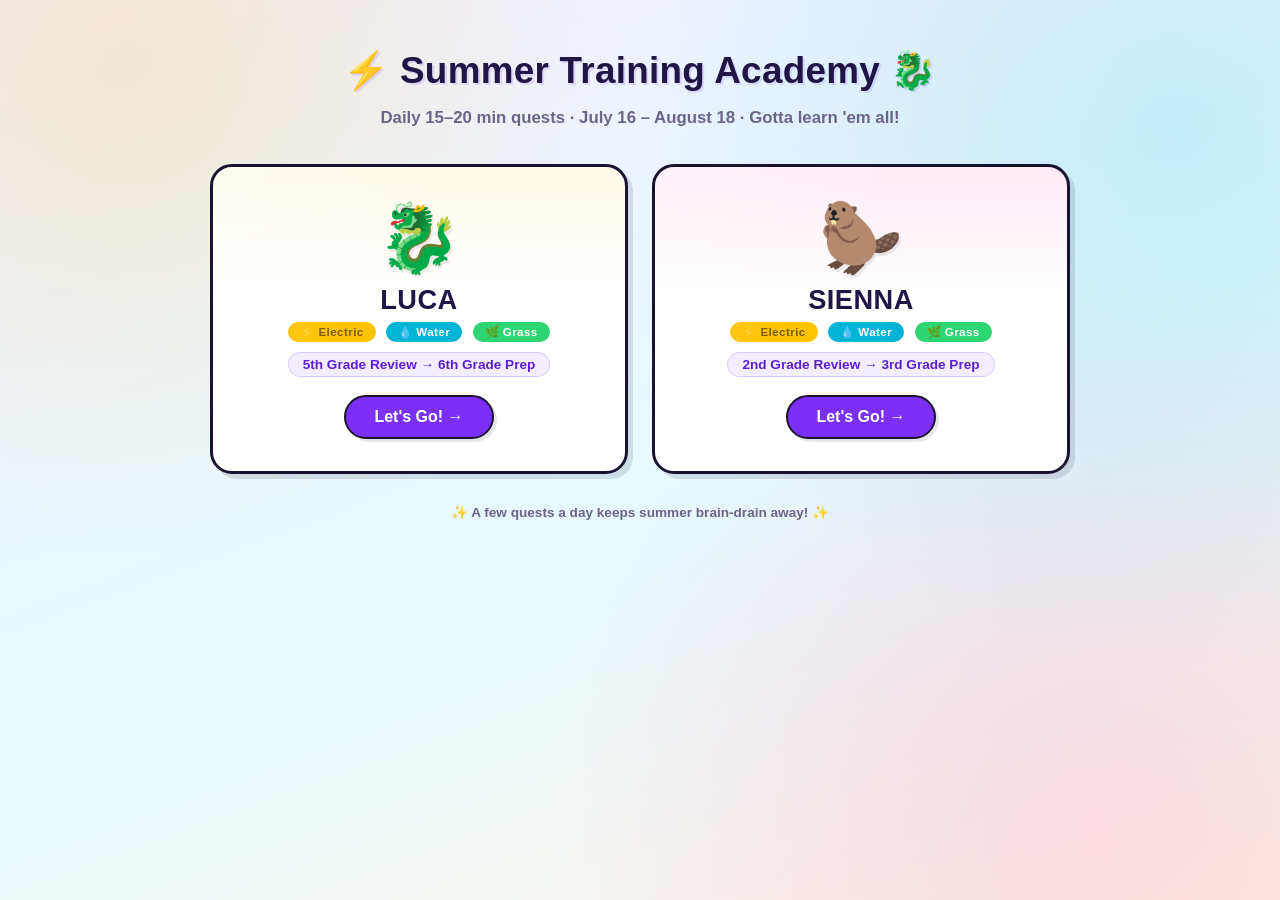
<file: index.html>
<!DOCTYPE html>
<html lang="en">
<head>
<meta charset="UTF-8">
<meta name="viewport" content="width=device-width, initial-scale=1.0">
<title>Summer Training Academy</title>
<link rel="apple-touch-icon" href="icons/icon-index.png">
<link rel="icon" href="icons/icon-index.png">
<link rel="stylesheet" href="styles.css">
</head>
<body>
<div class="wrap">
  <div class="hero">
    <h1>⚡ Summer Training Academy 🐉</h1>
    <p>Daily 15&ndash;20 min quests &middot; July 16 &ndash; August 18 &middot; Gotta learn 'em all!</p>
  </div>

  <div class="portal-grid">
    <a class="portal-card luca" href="student.html?who=luca">
      <span class="portal-avatar">🐉</span>
      <h2>LUCA</h2>
      <div>
        <span class="type-badge electric">⚡ Electric</span>
        <span class="type-badge water">💧 Water</span>
        <span class="type-badge grass">🌿 Grass</span>
      </div>
      <span class="grade-tag">5th Grade Review &rarr; 6th Grade Prep</span>
      <br>
      <span class="enter-btn">Let's Go! &rarr;</span>
    </a>

    <a class="portal-card sienna" href="student.html?who=sienna">
      <span class="portal-avatar">🦫</span>
      <h2>SIENNA</h2>
      <div>
        <span class="type-badge electric">⚡ Electric</span>
        <span class="type-badge water">💧 Water</span>
        <span class="type-badge grass">🌿 Grass</span>
      </div>
      <span class="grade-tag">2nd Grade Review &rarr; 3rd Grade Prep</span>
      <br>
      <span class="enter-btn">Let's Go! &rarr;</span>
    </a>
  </div>

  <footer class="nav-footer">
    <p style="color:#6b6488; font-size:0.85rem; font-weight:600;">✨ A few quests a day keeps summer brain-drain away! ✨</p>
  </footer>
</div>
</body>
</html>
</file>
<file: styles.css>
:root {
  --violet: #7B2FF7;
  --violet-dark: #5B1FD1;
  --rose: #FF3E9A;
  --ember: #FF5D3A;
  --volt: #FFC300;
  --volt-dark: #7A5A00;
  --aqua: #00B4D8;
  --leaf: #2ED573;
  --us: #2A4D9B;
  --mx: #C0392B;
  --ink: #1A1330;
  --bg: #F3EEFF;
  --card: #ffffff;
  --text: #201545;
  --text-light: #6b6488;
  --radius: 22px;
  --shadow: 5px 5px 0 rgba(26, 19, 48, 0.12);
  --shadow-sm: 3px 3px 0 rgba(26, 19, 48, 0.1);
}

* { box-sizing: border-box; }

body {
  margin: 0;
  font-family: -apple-system, "Avenir Next", "Segoe UI", Verdana, sans-serif;
  background:
    radial-gradient(circle at 10% 8%, rgba(255,195,0,0.16) 0%, transparent 35%),
    radial-gradient(circle at 92% 15%, rgba(0,180,216,0.16) 0%, transparent 38%),
    radial-gradient(circle at 85% 90%, rgba(255,62,154,0.14) 0%, transparent 40%),
    linear-gradient(160deg, #F3EEFF 0%, #E6F9FF 55%, #FFF3E6 100%);
  color: var(--text);
  min-height: 100vh;
}

.wrap {
  max-width: 900px;
  margin: 0 auto;
  padding: 24px 20px 60px;
}

/* ---------- Landing page ---------- */
.hero {
  text-align: center;
  margin: 20px 0 36px;
}
.hero h1 {
  font-size: 2.3rem;
  margin-bottom: 6px;
  letter-spacing: 0.3px;
  text-shadow: 2px 2px 0 rgba(123, 47, 247, 0.15);
}
.hero p {
  color: var(--text-light);
  font-size: 1.05rem;
  font-weight: 600;
}

.portal-grid {
  display: grid;
  grid-template-columns: 1fr 1fr;
  gap: 24px;
}
@media (max-width: 620px) {
  .portal-grid { grid-template-columns: 1fr; }
}

.portal-card {
  background: var(--card);
  border-radius: var(--radius);
  box-shadow: var(--shadow);
  padding: 32px 20px;
  text-align: center;
  text-decoration: none;
  color: var(--text);
  border: 3px solid var(--ink);
  transition: transform 0.15s ease, box-shadow 0.15s ease;
  display: block;
  position: relative;
  overflow: hidden;
}
.portal-card::before {
  content: "";
  position: absolute;
  top: -40%;
  left: -20%;
  width: 60%;
  height: 200%;
  background: linear-gradient(120deg, rgba(255,255,255,0.55), rgba(255,255,255,0) 60%);
  transform: rotate(15deg);
  pointer-events: none;
}
.portal-card:active { transform: scale(0.97) translateY(2px); box-shadow: var(--shadow-sm); }
.portal-card.luca { background: linear-gradient(180deg, #FFF9E9 0%, #ffffff 40%); }
.portal-card.sienna { background: linear-gradient(180deg, #FFEAF5 0%, #ffffff 40%); }

.type-badge {
  display: inline-block;
  font-size: 0.72rem;
  font-weight: 800;
  letter-spacing: 0.04em;
  padding: 3px 12px;
  border-radius: 999px;
  color: white;
  margin: 2px 3px;
}
.type-badge.electric { background: var(--volt); color: var(--volt-dark); }
.type-badge.water { background: var(--aqua); }
.type-badge.grass { background: var(--leaf); }
.type-badge.fire { background: var(--ember); }
.type-badge.mystic { background: var(--rose); }

.portal-avatar {
  font-size: 4.2rem;
  display: block;
  margin-bottom: 6px;
  filter: drop-shadow(2px 3px 0 rgba(0,0,0,0.08));
}
.portal-card h2 {
  margin: 6px 0 4px;
  font-size: 1.7rem;
  letter-spacing: 0.5px;
}
.portal-card .grade-tag {
  display: inline-block;
  background: var(--bg);
  color: var(--violet-dark);
  font-weight: 700;
  padding: 4px 14px;
  border-radius: 999px;
  font-size: 0.85rem;
  margin-top: 8px;
  border: 1px solid rgba(123,47,247,0.2);
}
.portal-card .enter-btn {
  margin-top: 18px;
  display: inline-block;
  background: var(--violet);
  color: white;
  font-weight: 800;
  padding: 11px 28px;
  border-radius: 999px;
  font-size: 1rem;
  border: 2px solid var(--ink);
  box-shadow: var(--shadow-sm);
}

/* ---------- Student portal (calendar) ---------- */
.top-bar {
  display: flex;
  align-items: center;
  justify-content: space-between;
  margin-bottom: 18px;
  flex-wrap: wrap;
  gap: 10px;
}
.top-bar .who {
  font-size: 1.5rem;
  font-weight: 800;
}
.back-link {
  color: var(--violet-dark);
  text-decoration: none;
  font-weight: 700;
}

.progress-banner {
  background: var(--card);
  border-radius: var(--radius);
  box-shadow: var(--shadow);
  border: 3px solid var(--ink);
  padding: 18px 22px;
  margin-bottom: 22px;
  display: flex;
  align-items: center;
  gap: 18px;
  flex-wrap: wrap;
}
.streak-badge {
  font-size: 2rem;
}
.progress-bar-track {
  flex: 1;
  min-width: 140px;
  background: var(--bg);
  border-radius: 999px;
  height: 16px;
  overflow: hidden;
  border: 2px solid var(--ink);
}
.progress-bar-fill {
  height: 100%;
  background: linear-gradient(90deg, var(--volt), var(--ember));
  border-radius: 999px;
  transition: width 0.3s ease;
}
.progress-text { font-size: 0.9rem; color: var(--text-light); white-space: nowrap; font-weight: 700; }
.rank-text { font-size: 0.78rem; color: var(--violet-dark); font-weight: 800; text-transform: uppercase; letter-spacing: 0.04em; }

.day-grid {
  display: grid;
  grid-template-columns: repeat(auto-fill, minmax(230px, 1fr));
  gap: 14px;
}

.day-group {
  background: var(--card);
  border-radius: 16px;
  box-shadow: var(--shadow-sm);
  padding: 12px;
  position: relative;
  border: 2.5px solid var(--ink);
}
.day-group.today { border-color: var(--volt); border-width: 3px; }
.day-group .day-num { font-size: 0.75rem; color: var(--text-light); font-weight: 700; }
.day-group .day-date { font-size: 0.7rem; color: var(--text-light); }
.day-group .group-head {
  display: flex;
  justify-content: space-between;
  align-items: baseline;
  margin-bottom: 8px;
}
.day-group.today-label::before {
  content: "TODAY";
  position: absolute;
  top: -11px;
  left: 10px;
  background: var(--volt);
  color: var(--volt-dark);
  font-size: 0.62rem;
  font-weight: 800;
  padding: 2px 8px;
  border-radius: 999px;
  border: 1.5px solid var(--ink);
}

.mini-lesson {
  display: flex;
  align-items: center;
  gap: 9px;
  text-decoration: none;
  color: var(--text);
  padding: 8px 10px;
  border-radius: 10px;
  margin-bottom: 6px;
  border-left: 5px solid transparent;
  background: var(--bg);
  transition: transform 0.1s ease;
}
.mini-lesson:last-child { margin-bottom: 0; }
.mini-lesson:active { transform: scale(0.97); }
.mini-lesson .mini-emoji { font-size: 1.3rem; flex-shrink: 0; }
.mini-lesson .mini-text { flex: 1; min-width: 0; }
.mini-lesson .mini-title {
  font-size: 0.78rem;
  font-weight: 700;
  line-height: 1.2;
  overflow: hidden;
  text-overflow: ellipsis;
  white-space: nowrap;
}
.mini-lesson .mini-sub { font-size: 0.63rem; color: var(--text-light); font-weight: 700; text-transform: uppercase; letter-spacing: 0.02em; }
.mini-lesson .mini-check { font-size: 1rem; flex-shrink: 0; }
.mini-lesson.done { opacity: 0.6; }

.mini-lesson.math { border-left-color: var(--volt); }
.mini-lesson.ela { border-left-color: var(--aqua); }
.mini-lesson.science { border-left-color: var(--leaf); }
.mini-lesson.us { border-left-color: var(--us); }
.mini-lesson.mx { border-left-color: var(--mx); }

.legend {
  display: flex;
  gap: 16px;
  margin: 18px 0 6px;
  flex-wrap: wrap;
  font-size: 0.85rem;
  color: var(--text-light);
  font-weight: 700;
}
.legend span.dot {
  display: inline-block;
  width: 11px; height: 11px;
  border-radius: 50%;
  margin-right: 5px;
  border: 1.5px solid var(--ink);
}
.dot.math { background: var(--volt); }
.dot.ela { background: var(--aqua); }
.dot.science { background: var(--leaf); }
.dot.us { background: var(--us); }
.dot.mx { background: var(--mx); }

/* ---------- Lesson page ---------- */
.lesson-header {
  background: var(--card);
  border-radius: var(--radius);
  box-shadow: var(--shadow);
  border: 3px solid var(--ink);
  padding: 22px 24px;
  margin-bottom: 20px;
}
.lesson-header .subj-pill {
  display: inline-block;
  font-weight: 800;
  padding: 5px 14px;
  border-radius: 999px;
  font-size: 0.8rem;
  color: white;
  margin-bottom: 10px;
  border: 1.5px solid var(--ink);
}
.subj-pill.math { background: var(--volt); color: var(--volt-dark); }
.subj-pill.ela { background: var(--aqua); }
.subj-pill.science { background: var(--leaf); }
.subj-pill.us { background: var(--us); }
.subj-pill.mx { background: var(--mx); }
.lesson-header h1 { margin: 6px 0; font-size: 1.5rem; }
.lesson-header .standard-tag {
  color: var(--text-light);
  font-size: 0.85rem;
  font-weight: 600;
}
.lesson-header .hook {
  margin-top: 12px;
  font-size: 1.05rem;
  font-weight: 600;
}

.card {
  background: var(--card);
  border-radius: var(--radius);
  box-shadow: var(--shadow);
  border: 3px solid var(--ink);
  padding: 22px 24px;
  margin-bottom: 20px;
}
.card h2 { margin-top: 0; font-size: 1.15rem; }
.teach-list { padding-left: 20px; margin: 0; }
.teach-list li { margin-bottom: 10px; line-height: 1.5; }
.teach-list li.fun-bullet { list-style: none; margin-left: -20px; font-weight: 600; background: var(--bg); border-radius: 12px; padding: 8px 12px; }
.example-box {
  background: var(--bg);
  border-radius: 14px;
  padding: 14px 16px;
  margin-top: 14px;
  font-size: 0.95rem;
  border: 1.5px dashed rgba(123,47,247,0.3);
}
.example-box strong { color: var(--violet-dark); }
.soundbite-box {
  background: #FFF7E0;
  border: 1.5px dashed var(--volt-dark);
}
.soundbite-box strong { color: var(--volt-dark); }

.quiz-q {
  margin-bottom: 22px;
  padding-bottom: 18px;
  border-bottom: 2px dashed #eee;
}
.quiz-q:last-child { border-bottom: none; }
.quiz-q p.qtext { font-weight: 700; margin-bottom: 10px; }
.choice {
  display: block;
  width: 100%;
  text-align: left;
  background: var(--bg);
  border: 2px solid transparent;
  border-radius: 12px;
  padding: 10px 14px;
  margin-bottom: 8px;
  cursor: pointer;
  font-size: 0.95rem;
  color: var(--text);
  font-weight: 600;
}
.choice:hover { border-color: var(--violet); }
.choice.selected { border-color: var(--violet); background: #ece7ff; }
.choice.correct { border-color: var(--leaf); background: #e5faed; }
.choice.incorrect { border-color: var(--ember); background: #ffece6; }
.qexplain {
  font-size: 0.85rem;
  color: var(--text-light);
  margin-top: 6px;
  display: none;
  font-weight: 600;
}
.qexplain.show { display: block; }

.btn {
  display: inline-block;
  background: var(--violet);
  color: white;
  font-weight: 800;
  padding: 12px 28px;
  border-radius: 999px;
  border: 2px solid var(--ink);
  font-size: 1rem;
  cursor: pointer;
  text-decoration: none;
  box-shadow: var(--shadow-sm);
}
.btn:disabled { opacity: 0.5; cursor: not-allowed; box-shadow: none; }
.btn.secondary {
  background: white;
  color: var(--violet-dark);
  border: 2px solid var(--violet);
}
.btn-row {
  display: flex;
  gap: 12px;
  flex-wrap: wrap;
  justify-content: space-between;
  align-items: center;
}

.result-banner {
  text-align: center;
  padding: 24px;
  border-radius: var(--radius);
  margin-bottom: 20px;
  font-weight: 800;
  font-size: 1.2rem;
  border: 3px solid var(--ink);
}
.result-banner.great { background: #e5faed; color: #1b7a41; }
.result-banner.ok { background: #fff6e0; color: #9a6b00; }
.result-banner.retry { background: #ffece6; color: #b23a20; }

footer.nav-footer {
  text-align: center;
  margin-top: 30px;
}
</file>
